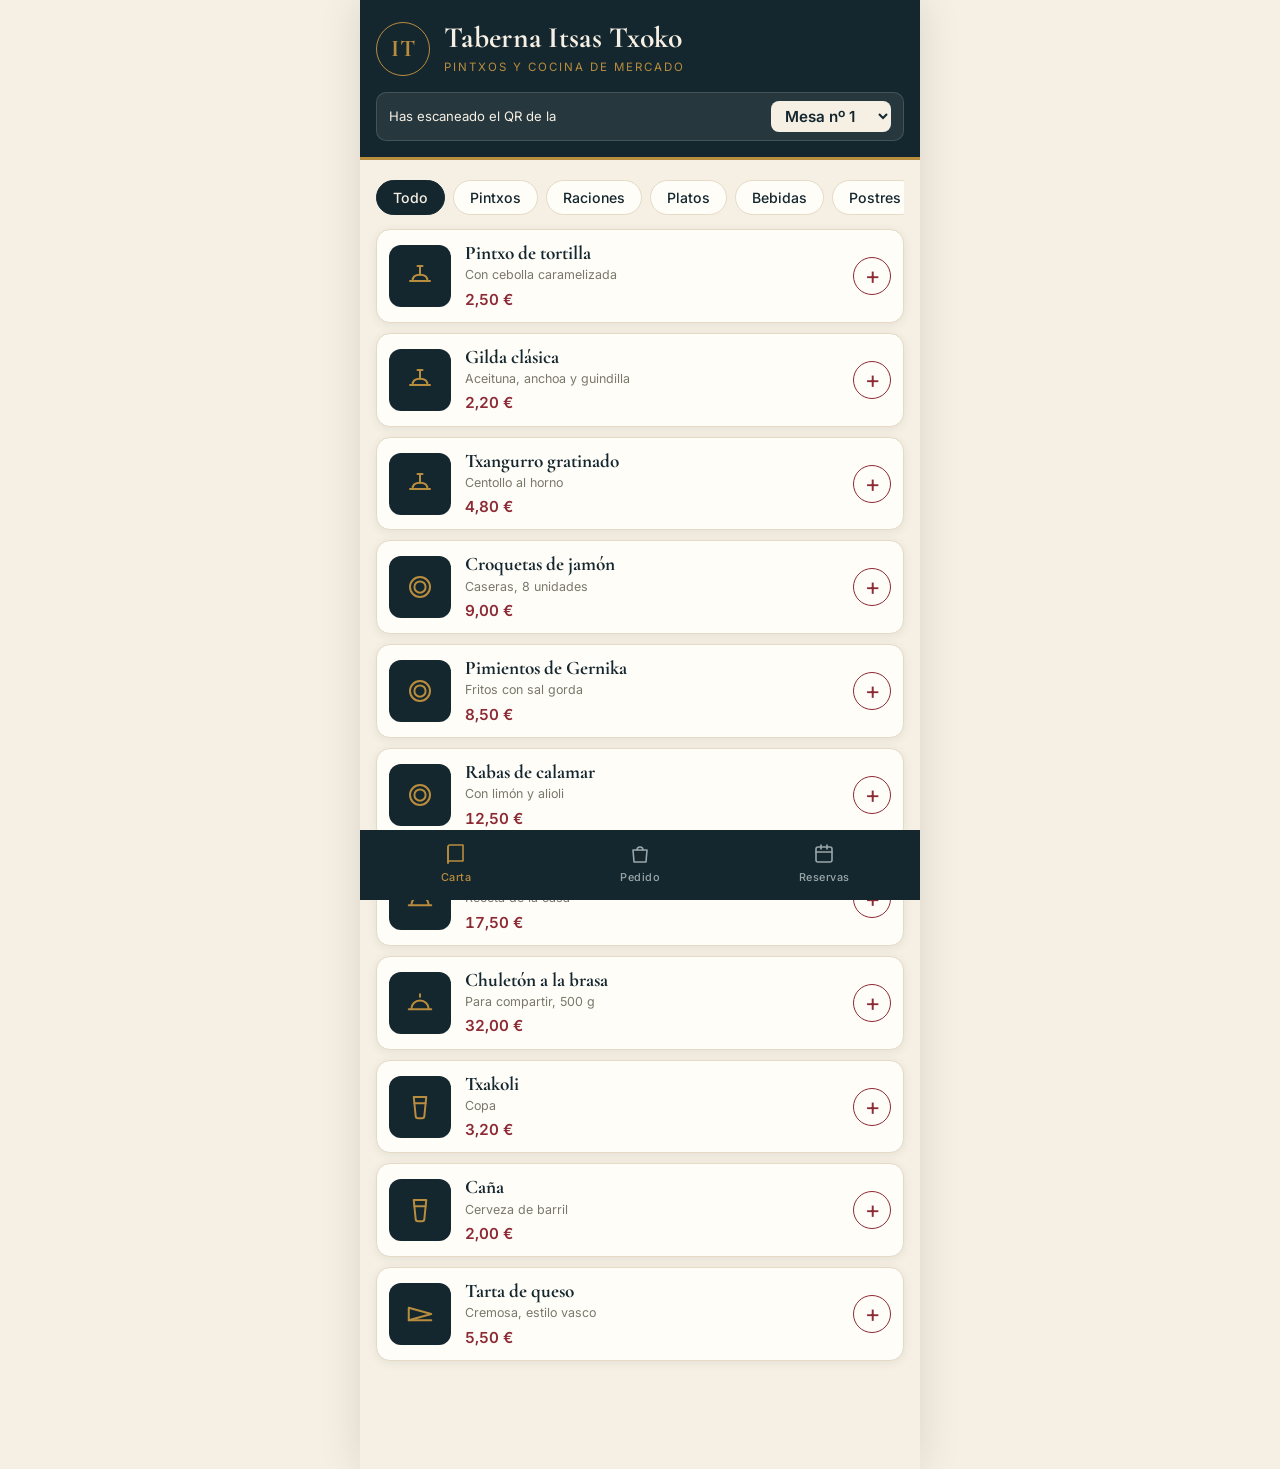
<file: index.html>
<!DOCTYPE html>
<html lang="es">
<head>
  <meta charset="UTF-8">
  <meta name="viewport" content="width=device-width, initial-scale=1">
  <title>Taberna Itsas Txoko · Carta, pedidos y reservas</title>
  <meta name="theme-color" content="#14262e">
  <!-- Tipografías de Google Fonts (opcional): si no hay internet, el navegador usa Georgia y la fuente del sistema -->
  <link rel="preconnect" href="https://fonts.googleapis.com">
  <link rel="preconnect" href="https://fonts.gstatic.com" crossorigin>
  <link href="https://fonts.googleapis.com/css2?family=Cormorant+Garamond:wght@600;700&family=Inter:wght@400;500;600;700&display=swap" rel="stylesheet">
  <link rel="stylesheet" href="style.css">
</head>
<body>

  <!-- Aviso para sala y cocina cuando abren su enlace DENTRO de otra app
       (WhatsApp, Instagram…). Por si ahí la sesión no se conserva bien,
       enseña los pasos para abrirlo en el navegador habitual. Se muestra
       solo en ese caso (lo decide app.js). -->
  <div id="aviso-navegador-app" class="aviso-navegador-app" hidden>
    Parece que has abierto esto desde otra aplicación (como WhatsApp). Si te pide la contraseña muy a menudo, prueba a abrirlo en tu navegador habitual: en el menú <strong>⋮</strong> de arriba suele estar <strong>«Abrir en el navegador»</strong> (en iPhone, el icono de Safari).<br>
    Ya en el navegador, con <strong>«Añadir a pantalla de inicio»</strong> tendrás un icono para entrar directo.
  </div>

  <!-- ===== 1. CABECERA: nombre del bar y selector de mesa (simula el QR) ===== -->
  <header class="cabecera">
    <div class="cabecera-titulo">
      <span class="cabecera-icono">IT</span>
      <div>
        <h1>Taberna Itsas Txoko</h1>
        <p class="cabecera-lema">Pintxos y cocina de mercado</p>
      </div>
    </div>
    <label class="selector-mesa">
      <span>Has escaneado el QR de la</span>
      <select id="selector-mesa"></select>
    </label>
    <button id="boton-cerrar-sesion" class="boton-cerrar-sesion" hidden>Cerrar sesión del personal</button>
  </header>

  <main>

    <!-- ===== 2. CARTA ===== -->
    <section id="seccion-carta" class="seccion activa">
      <div id="filtros-categoria" class="filtros"></div>
      <div id="lista-carta" class="lista-carta"></div>
    </section>

    <!-- ===== 3. PEDIDO ===== -->
    <section id="seccion-pedido" class="seccion">
      <h2>Tu pedido</h2>
      <div class="tipo-pedido">
        <button class="boton-tipo activo" data-tipo="mesa">En la mesa</button>
        <button class="boton-tipo" data-tipo="llevar">Para llevar</button>
      </div>
      <div id="lista-pedido"></div>
      <div class="total-caja">
        <span>Total</span>
        <strong id="total-pedido">0,00 €</strong>
      </div>
      <button id="boton-enviar" class="boton-principal">Enviar pedido a cocina</button>
      <p id="mensaje-pedido" class="mensaje" hidden></p>
    </section>

    <!-- ===== 4. RESERVAS ===== -->
    <section id="seccion-reservas" class="seccion">
      <h2>Reserva tu mesa</h2>
      <p class="ayuda">Sin llamadas: rellena los datos y el bar te confirma por teléfono.</p>
      <form id="formulario-reserva" class="formulario">
        <label>Nombre
          <input type="text" id="reserva-nombre" placeholder="Tu nombre" required>
        </label>
        <label>Teléfono
          <input type="tel" id="reserva-telefono" placeholder="600 123 456" inputmode="tel" required>
        </label>
        <label>Personas
          <select id="reserva-personas"></select>
        </label>
        <div class="fila-doble">
          <label>Día
            <input type="date" id="reserva-dia" required>
          </label>
          <label>Hora
            <select id="reserva-hora"></select>
          </label>
        </div>
        <button type="submit" id="boton-reservar" class="boton-principal">Reservar mesa</button>
      </form>
      <div id="confirmacion-reserva" class="confirmacion" hidden></div>
      <!-- Solo la vista de personal (?sala) muestra esta lista:
           los QR de las mesas abren la vista de cliente, sin ella. -->
      <div id="bloque-reservas-recibidas" hidden>
        <h3>Reservas recibidas</h3>
        <p class="ayuda">Zona del personal de sala: aquí llegan las reservas de los clientes, pendientes de aceptar.</p>
        <p class="turno-chip">Atendiendo como: <strong class="turno-nombre-actual">nadie todavía</strong> <button type="button" class="boton-enlace" data-seccion="turno">Cambiar</button></p>
        <div id="lista-reservas-sala"></div>
      </div>
    </section>

    <!-- ===== 5. COMANDAS DE SALA (vista del personal, ?sala) ===== -->
    <section id="seccion-comandas" class="seccion">
      <h2>Comandas</h2>
      <p class="ayuda">Las mesas en tiempo real: cuando cocina marca una comanda como lista, aquí aparece el aviso.</p>
      <p class="turno-chip">Anotando como: <strong class="turno-nombre-actual">nadie todavía</strong> <button type="button" class="boton-enlace" data-seccion="turno">Cambiar</button></p>
      <div id="lista-comandas-sala"></div>
    </section>

    <!-- ===== 6. COCINA (vista del personal) ===== -->
    <section id="seccion-cocina" class="seccion">
      <h2>Vista de cocina</h2>
      <p class="ayuda">Comandas en tiempo real, desde todos los móviles.</p>
      <div id="lista-cocina"></div>
      <button id="boton-borrar-demo" class="boton-secundario">Borrar datos de la demo</button>
    </section>

    <!-- ===== 6b. TURNO (solo vista de sala): cada camarero elige su nombre
         una vez, al preparar el dispositivo; sale en las comandas que anota
         y en las reservas que atiende. La app lo recuerda en este aparato. -->
    <section id="seccion-turno" class="seccion">
      <h2>Tu turno</h2>
      <p class="ayuda">Elige tu nombre una vez, al preparar el dispositivo: saldrá en las comandas que anotes y en las reservas que atiendas. Se recuerda en este aparato.</p>
      <form id="formulario-turno" class="formulario">
        <label>Tu nombre
          <input type="text" id="turno-nombre" list="turno-nombres" maxlength="40" placeholder="Ej.: Ane" autocomplete="off" required>
        </label>
        <datalist id="turno-nombres"></datalist>
        <button type="submit" class="boton-principal">Guardar nombre</button>
      </form>
      <p class="turno-actual">En este dispositivo anota: <strong class="turno-nombre-actual">nadie todavía</strong>.</p>
    </section>

  </main>

  <!-- ===== 7. ACCESO DEL PERSONAL (se muestra encima cuando hace falta) ===== -->
  <div id="acceso-personal" class="acceso-fondo" hidden>
    <form id="formulario-acceso" class="acceso-panel">
      <h2>Personal</h2>
      <p class="ayuda">Sala y cocina entran con su correo y contraseña una vez, al preparar el dispositivo. Si algo falla durante el servicio, la app lo reintenta sola sin pedir la contraseña. Los clientes no necesitan cuenta.</p>
      <label>Correo
        <input type="email" id="acceso-correo" autocomplete="username" required>
      </label>
      <label>Contraseña
        <input type="password" id="acceso-contrasena" autocomplete="current-password" required>
      </label>
      <p id="mensaje-acceso" class="mensaje-acceso" hidden></p>
      <button type="submit" id="boton-entrar" class="boton-principal">Entrar</button>
      <button type="button" id="boton-volver-acceso" class="boton-secundario">Volver a la carta</button>
    </form>
  </div>

  <!-- ===== 8. NAVEGACIÓN INFERIOR ===== -->
  <nav class="navegacion">
    <button class="boton-nav activo" data-seccion="carta"><svg viewBox="0 0 24 24" aria-hidden="true"><path d="M4 5a2 2 0 012-2h13v16H6a2 2 0 00-2 2z"/><path d="M4 21V5"/></svg>Carta</button>
    <button class="boton-nav" data-seccion="pedido"><svg viewBox="0 0 24 24" aria-hidden="true"><path d="M5 8h14l-1 12H6z"/><path d="M9 8a3 3 0 016 0"/></svg>Pedido<i id="contador-pedido" hidden>0</i></button>
    <button class="boton-nav" data-seccion="reservas"><svg viewBox="0 0 24 24" aria-hidden="true"><rect x="4" y="5" width="16" height="15" rx="2"/><path d="M4 10h16M9 3v4M15 3v4"/></svg>Reservas</button>
    <button class="boton-nav" data-seccion="comandas" hidden><svg viewBox="0 0 24 24" aria-hidden="true"><path d="M18 8a6 6 0 00-12 0c0 7-3 9-3 9h18s-3-2-3-9"/><path d="M13.7 21a2 2 0 01-3.4 0"/></svg>Comandas<i id="contador-comandas" hidden>0</i></button>
    <button class="boton-nav" data-seccion="turno" hidden><svg viewBox="0 0 24 24" aria-hidden="true"><path d="M12 12a4 4 0 100-8 4 4 0 000 8z"/><path d="M4 21c0-4 3.6-6 8-6s8 2 8 6"/></svg>Turno</button>
    <button class="boton-nav" data-seccion="cocina"><svg viewBox="0 0 24 24" aria-hidden="true"><path d="M7 14a4 4 0 01-1-7.8 4.5 4.5 0 018.6-1A4 4 0 0117 14v5H7z"/><path d="M7 17h10"/></svg>Cocina<i id="contador-cocina" hidden>0</i></button>
  </nav>

  <!-- config.js dice dónde se guardan los pedidos (nube o este navegador) -->
  <script src="config.js"></script>
  <script src="app.js"></script>
</body>
</html>
</file>
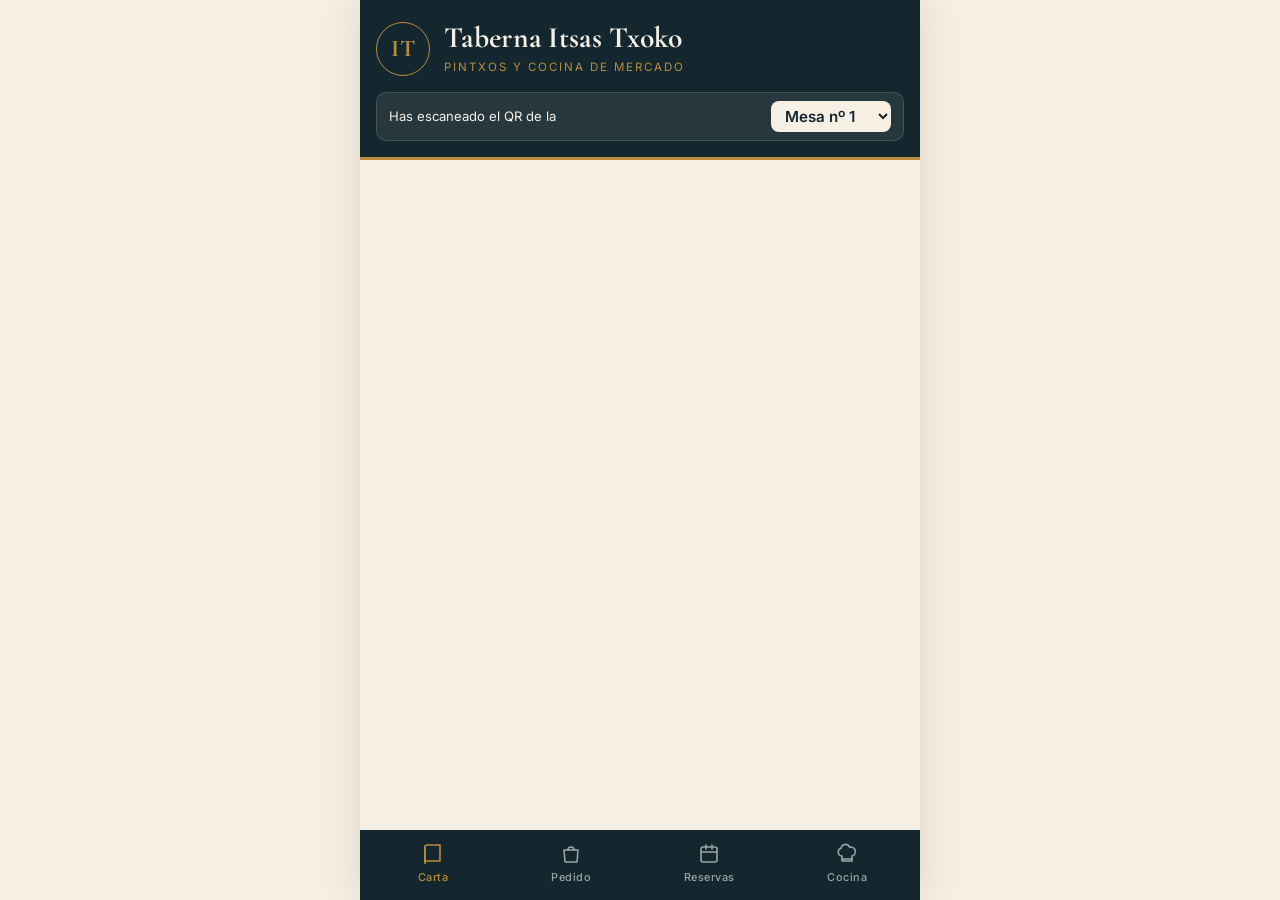
<file: 4-index.html>
<!DOCTYPE html>
<html lang="es">
<head>
  <meta charset="UTF-8">
  <meta name="viewport" content="width=device-width, initial-scale=1">
  <title>Taberna Itsas Txoko · Carta, pedidos y reservas</title>
  <meta name="theme-color" content="#14262e">
  <!-- Tipografías de Google Fonts (opcional): si no hay internet, el navegador usa Georgia y la fuente del sistema -->
  <link rel="preconnect" href="https://fonts.googleapis.com">
  <link rel="preconnect" href="https://fonts.gstatic.com" crossorigin>
  <link href="https://fonts.googleapis.com/css2?family=Cormorant+Garamond:wght@600;700&family=Inter:wght@400;500;600;700&display=swap" rel="stylesheet">
  <link rel="stylesheet" href="style.css">
</head>
<body>

  <!-- ===== 1. CABECERA: nombre del bar y selector de mesa (simula el QR) ===== -->
  <header class="cabecera">
    <div class="cabecera-titulo">
      <span class="cabecera-icono">IT</span>
      <div>
        <h1>Taberna Itsas Txoko</h1>
        <p class="cabecera-lema">Pintxos y cocina de mercado</p>
      </div>
    </div>
    <label class="selector-mesa">
      <span>Has escaneado el QR de la</span>
      <select id="selector-mesa"></select>
    </label>
  </header>

  <main>

    <!-- ===== 2. CARTA ===== -->
    <section id="seccion-carta" class="seccion activa">
      <div id="filtros-categoria" class="filtros"></div>
      <div id="lista-carta" class="lista-carta"></div>
    </section>

    <!-- ===== 3. PEDIDO ===== -->
    <section id="seccion-pedido" class="seccion">
      <h2>Tu pedido</h2>
      <div class="tipo-pedido">
        <button class="boton-tipo activo" data-tipo="mesa">En la mesa</button>
        <button class="boton-tipo" data-tipo="llevar">Para llevar</button>
      </div>
      <div id="lista-pedido"></div>
      <div class="total-caja">
        <span>Total</span>
        <strong id="total-pedido">0,00 €</strong>
      </div>
      <button id="boton-enviar" class="boton-principal">Enviar pedido a cocina</button>
      <p id="mensaje-pedido" class="mensaje" hidden></p>
    </section>

    <!-- ===== 4. RESERVAS ===== -->
    <section id="seccion-reservas" class="seccion">
      <h2>Reserva tu mesa</h2>
      <p class="ayuda">Sin llamadas: rellena los datos y listo.</p>
      <form id="formulario-reserva" class="formulario">
        <label>Nombre
          <input type="text" id="reserva-nombre" placeholder="Tu nombre" required>
        </label>
        <label>Personas
          <select id="reserva-personas"></select>
        </label>
        <div class="fila-doble">
          <label>Día
            <input type="date" id="reserva-dia" required>
          </label>
          <label>Hora
            <select id="reserva-hora"></select>
          </label>
        </div>
        <button type="submit" class="boton-principal">Reservar mesa</button>
      </form>
      <div id="confirmacion-reserva" class="confirmacion" hidden></div>
    </section>

    <!-- ===== 5. COCINA (vista del personal) ===== -->
    <section id="seccion-cocina" class="seccion">
      <h2>Vista de cocina</h2>
      <p class="ayuda">Pedidos entrantes en tiempo real (demo en este mismo móvil).</p>
      <div id="lista-cocina"></div>
      <h3>Reservas</h3>
      <div id="lista-reservas-cocina"></div>
      <button id="boton-borrar-demo" class="boton-secundario">Borrar datos de la demo</button>
    </section>

  </main>

  <!-- ===== 6. NAVEGACIÓN INFERIOR ===== -->
  <nav class="navegacion">
    <button class="boton-nav activo" data-seccion="carta"><svg viewBox="0 0 24 24" aria-hidden="true"><path d="M4 5a2 2 0 012-2h13v16H6a2 2 0 00-2 2z"/><path d="M4 21V5"/></svg>Carta</button>
    <button class="boton-nav" data-seccion="pedido"><svg viewBox="0 0 24 24" aria-hidden="true"><path d="M5 8h14l-1 12H6z"/><path d="M9 8a3 3 0 016 0"/></svg>Pedido<i id="contador-pedido" hidden>0</i></button>
    <button class="boton-nav" data-seccion="reservas"><svg viewBox="0 0 24 24" aria-hidden="true"><rect x="4" y="5" width="16" height="15" rx="2"/><path d="M4 10h16M9 3v4M15 3v4"/></svg>Reservas</button>
    <button class="boton-nav" data-seccion="cocina"><svg viewBox="0 0 24 24" aria-hidden="true"><path d="M7 14a4 4 0 01-1-7.8 4.5 4.5 0 018.6-1A4 4 0 0117 14v5H7z"/><path d="M7 17h10"/></svg>Cocina<i id="contador-cocina" hidden>0</i></button>
  </nav>

  <script src="app.js"></script>
</body>
</html>
</file>
<file: style.css>
/* =====================================================
   HOJA DE ESTILOS · Taberna Itsas Txoko (demo)
   ÍNDICE
   1. Colores, tipografías y variables
   2. Base
   3. Cabecera
   4. Carta
   5. Pedido
   6. Formularios y reservas
   7. Cocina
   8. Navegación inferior
   9. Pantallas grandes
   ===================================================== */

/* 1. COLORES, TIPOGRAFÍAS Y VARIABLES: cambia aquí el estilo de todo el bar */
:root {
  --color-fondo: #f6f0e4;       /* crema, como papel de carta */
  --color-tarjeta: #fffdf8;
  --color-principal: #14262e;   /* azul noche del Cantábrico */
  --color-acento: #8c2a35;      /* granate, tono de vino de Rioja */
  --color-dorado: #b98d3e;      /* dorado apagado */
  --color-texto: #26302f;
  --color-suave: #7b776b;
  --color-linea: #e4dac5;
  --color-ok: #3d7a5a;
  --radio: 14px;
  --sombra: 0 2px 10px rgba(20, 38, 46, .08);
  /* Si Google Fonts no carga, se usa Georgia / la fuente del sistema */
  --fuente-titulo: "Cormorant Garamond", Georgia, "Times New Roman", serif;
  --fuente-texto: "Inter", system-ui, -apple-system, "Segoe UI", Roboto, sans-serif;
}

/* 2. BASE */
* { box-sizing: border-box; margin: 0; padding: 0; }
[hidden] { display: none !important; } /* para que "hidden" siempre oculte */
body {
  font-family: var(--fuente-texto);
  background: var(--color-fondo);
  color: var(--color-texto);
  padding-bottom: 88px; /* hueco para la navegación inferior */
  max-width: 560px;
  margin: 0 auto;
  line-height: 1.4;
  -webkit-font-smoothing: antialiased;
}
button, select, input { font-family: inherit; }
main { padding: 20px 16px; }
h2 { font-family: var(--fuente-titulo); font-size: 2rem; font-weight: 700; color: var(--color-principal); margin-bottom: 4px; line-height: 1.1; }
h3 { font-family: var(--fuente-titulo); font-size: 1.5rem; color: var(--color-principal); margin: 26px 0 10px; }
.ayuda { color: var(--color-suave); font-size: .9rem; margin-bottom: 16px; }
.seccion { display: none; }
.seccion.activa { display: block; animation: aparecer .3s ease; }
@keyframes aparecer { from { opacity: 0; transform: translateY(6px); } to { opacity: 1; transform: none; } }

/* 3. CABECERA */
.cabecera {
  background: var(--color-principal);
  color: #f6f0e4;
  padding: 22px 16px 16px;
  border-bottom: 3px solid var(--color-dorado);
}
.cabecera-titulo { display: flex; align-items: center; gap: 14px; }
.cabecera-icono {
  font-family: var(--fuente-titulo); font-size: 1.5rem; font-weight: 700; letter-spacing: 1px;
  color: var(--color-dorado); border: 1.5px solid var(--color-dorado);
  width: 54px; height: 54px; border-radius: 50%;
  display: grid; place-items: center; flex-shrink: 0;
}
.cabecera h1 { font-family: var(--fuente-titulo); font-size: 1.85rem; font-weight: 700; line-height: 1; letter-spacing: .3px; }
.cabecera-lema { font-size: .72rem; letter-spacing: 2px; text-transform: uppercase; color: var(--color-dorado); margin-top: 6px; }
.selector-mesa {
  display: flex; align-items: center; justify-content: space-between;
  margin-top: 16px; background: rgba(255,255,255,.08); border: 1px solid rgba(255,255,255,.14);
  padding: 8px 12px; border-radius: 10px; font-size: .82rem;
}
.selector-mesa select {
  font-size: .95rem; font-weight: 600; padding: 5px 10px;
  border-radius: 8px; border: none; background: var(--color-fondo); color: var(--color-principal);
}

/* 4. CARTA */
.filtros { display: flex; gap: 8px; overflow-x: auto; padding-bottom: 14px; scrollbar-width: none; }
.filtros::-webkit-scrollbar { display: none; }
.filtro {
  border: 1px solid var(--color-linea); background: var(--color-tarjeta);
  color: var(--color-principal); padding: 8px 16px; border-radius: 99px;
  font-weight: 500; white-space: nowrap; font-size: .88rem;
}
.filtro.activo { background: var(--color-principal); border-color: var(--color-principal); color: #f6f0e4; }
.lista-carta { display: grid; gap: 10px; }
.plato {
  display: flex; align-items: center; gap: 14px;
  background: var(--color-tarjeta); padding: 12px;
  border-radius: var(--radio); box-shadow: var(--sombra); border: 1px solid var(--color-linea);
}
.plato-foto {
  width: 62px; height: 62px; flex-shrink: 0; display: grid; place-items: center;
  border-radius: 12px; background: var(--color-principal);
}
.plato-foto svg, .boton-nav svg {
  fill: none; stroke: currentColor; stroke-width: 1.6; stroke-linecap: round; stroke-linejoin: round;
}
.plato-foto svg { width: 30px; height: 30px; color: var(--color-dorado); }
.plato-info { flex: 1; }
.plato-nombre { font-family: var(--fuente-titulo); font-weight: 700; font-size: 1.2rem; line-height: 1.15; color: var(--color-principal); }
.plato-descripcion { font-size: .78rem; color: var(--color-suave); margin: 2px 0 5px; }
.plato-precio { font-weight: 600; font-size: .95rem; color: var(--color-acento); font-variant-numeric: tabular-nums; }
.boton-anadir {
  width: 38px; height: 38px; border-radius: 50%; border: 1.5px solid var(--color-acento);
  background: transparent; color: var(--color-acento); font-size: 1.5rem; line-height: 1;
  transition: background .15s, color .15s;
}
.boton-anadir:active { background: var(--color-acento); color: #fff; transform: scale(.94); }

/* 5. PEDIDO */
.tipo-pedido { display: flex; gap: 8px; margin: 14px 0 16px; }
.boton-tipo {
  flex: 1; padding: 11px; border-radius: 10px; font-weight: 500; font-size: .92rem;
  border: 1px solid var(--color-linea); background: var(--color-tarjeta); color: var(--color-texto);
}
.boton-tipo.activo { border-color: var(--color-principal); background: var(--color-principal); color: #f6f0e4; }
.linea-pedido {
  display: flex; align-items: center; gap: 10px; background: var(--color-tarjeta);
  padding: 12px; border-radius: 12px; margin-bottom: 8px; border: 1px solid var(--color-linea);
}
.linea-nombre { flex: 1; font-family: var(--fuente-titulo); font-weight: 700; font-size: 1.15rem; line-height: 1.15; color: var(--color-principal); }
.linea-nombre small { display: block; font-family: var(--fuente-texto); color: var(--color-suave); font-weight: 400; font-size: .75rem; margin-top: 2px; }
.cantidad { display: flex; align-items: center; gap: 10px; font-weight: 600; }
.cantidad button {
  width: 30px; height: 30px; border-radius: 50%; border: 1px solid var(--color-principal);
  background: transparent; color: var(--color-principal); font-weight: 600; font-size: 1rem;
}
.boton-quitar { border: none; background: none; color: var(--color-suave); font-size: .75rem; text-decoration: underline; }
.total-caja {
  display: flex; justify-content: space-between; align-items: baseline;
  margin: 18px 0; padding: 16px 4px 0; border-top: 1px solid var(--color-linea);
  font-family: var(--fuente-titulo); font-size: 1.5rem; color: var(--color-principal);
}
.total-caja strong { font-size: 2rem; color: var(--color-acento); font-variant-numeric: tabular-nums; }
.vacio { text-align: center; color: var(--color-suave); padding: 30px 10px; font-size: .95rem; }
.boton-principal {
  width: 100%; padding: 15px; border: none; border-radius: 12px;
  background: var(--color-acento); color: #fff; font-size: 1rem; font-weight: 600; letter-spacing: .3px;
  box-shadow: 0 6px 14px rgba(140,42,53,.25);
}
.boton-principal:active { transform: scale(.99); }
.boton-secundario {
  margin-top: 26px; width: 100%; padding: 12px; border-radius: 12px; font-size: .9rem;
  border: 1px solid var(--color-linea); background: transparent; color: var(--color-suave); font-weight: 500;
}
.mensaje, .confirmacion {
  margin-top: 16px; padding: 14px; border-radius: 12px; font-size: .92rem;
  background: #e6f0e9; color: #2c5d43; text-align: center; border: 1px solid #c9dfd0;
}

/* 6. FORMULARIOS Y RESERVAS */
.formulario { display: grid; gap: 14px; }
.formulario label { display: grid; gap: 6px; font-weight: 600; font-size: .8rem; letter-spacing: .5px; text-transform: uppercase; color: var(--color-principal); }
.formulario input, .formulario select {
  padding: 13px; font-size: 1rem; border-radius: 10px; text-transform: none; letter-spacing: 0;
  border: 1px solid var(--color-linea); background: var(--color-tarjeta); width: 100%; color: var(--color-texto);
}
.formulario input:focus, .formulario select:focus { outline: 2px solid var(--color-dorado); outline-offset: 1px; }
.fila-doble { display: grid; grid-template-columns: 1fr 1fr; gap: 10px; }

/* 7. COCINA */
.ticket {
  background: var(--color-tarjeta); border-radius: var(--radio); padding: 14px; margin-bottom: 12px;
  border: 1px solid var(--color-linea); border-left: 5px solid var(--color-dorado); box-shadow: var(--sombra);
}
.ticket.servido { border-left-color: var(--color-ok); opacity: .65; }
.ticket-cabecera { display: flex; justify-content: space-between; align-items: center; margin-bottom: 8px; }
.ticket-mesa { font-family: var(--fuente-titulo); font-weight: 700; font-size: 1.4rem; color: var(--color-principal); }
.ticket-hora { color: var(--color-suave); font-size: .8rem; }
.ticket ul { list-style: none; margin-bottom: 12px; }
.ticket li { padding: 4px 0; border-bottom: 1px dashed var(--color-linea); font-size: .95rem; }
.boton-servido {
  width: 100%; padding: 11px; border: none; border-radius: 10px;
  background: var(--color-ok); color: #fff; font-weight: 600;
}
.texto-servido { color: var(--color-ok); }
.texto-listo { color: var(--color-ok); display: block; margin-top: 6px; font-size: .82rem; }
.texto-encocina { color: var(--color-suave); font-size: .85rem; }
.etiqueta-llevar {
  background: var(--color-acento); color: #fff; font-family: var(--fuente-texto);
  font-size: .62rem; letter-spacing: 1px; padding: 3px 8px; border-radius: 99px; margin-left: 8px; vertical-align: middle;
}
.reserva-tarjeta { background: var(--color-tarjeta); padding: 12px 14px; border-radius: 12px; margin-bottom: 8px; border: 1px solid var(--color-linea); font-size: .92rem; }

/* 8. NAVEGACIÓN INFERIOR */
.navegacion {
  position: fixed; bottom: 0; left: 0; right: 0; max-width: 560px; margin: 0 auto;
  display: flex; background: var(--color-principal); padding: 8px 4px 12px;
}
.boton-nav {
  flex: 1; border: none; background: none; display: flex; flex-direction: column;
  align-items: center; gap: 4px; font-size: .68rem; letter-spacing: .5px; color: #9aa7a9;
  font-weight: 500; position: relative; padding: 4px 0;
}
.boton-nav svg { width: 24px; height: 24px; }
.boton-nav.activo { color: var(--color-dorado); }
.boton-nav i {
  position: absolute; top: -2px; right: 24%; background: var(--color-acento); color: #fff;
  font-style: normal; font-size: .65rem; font-weight: 600; min-width: 17px; height: 17px; border-radius: 99px;
  display: grid; place-items: center; padding: 0 4px;
}

/* 8b. VISTAS SEPARADAS: sala y cocina
   - En sala, app.js oculta la pestaña de cocina con "hidden".
   - En cocina (?cocina) solo se ven las comandas: ni selector de mesa
     ni barra de navegación. */
.vista-cocina .selector-mesa { display: none; }
.vista-cocina .navegacion { display: none; }
.vista-cocina { padding-bottom: 24px; }

/* 9. PANTALLAS GRANDES (ordenador): solo centramos la app */
@media (min-width: 600px) {
  body { box-shadow: 0 0 40px rgba(0,0,0,.12); min-height: 100vh; }
}

/* 10. NOVEDADES: acceso del personal, cola de trabajo, notas y reservas */

/* Botones desactivados mientras se envía (o sin horas libres) */
.boton-principal:disabled {
  opacity: .6;
  box-shadow: none;
  cursor: wait;
}

/* Nota por plato, dentro de cada línea del pedido */
.linea-pedido { flex-wrap: wrap; }
.nota-plato {
  flex-basis: 100%;
  margin-top: 6px;
  padding: 9px 11px;
  font-size: .9rem;
  border-radius: 8px;
  border: 1px dashed var(--color-linea);
  background: #fbf7ec;
  color: var(--color-texto);
}
.nota-plato:focus { outline: 2px solid var(--color-dorado); outline-offset: 1px; }

/* La nota llega a cocina y sala destacada en el ticket */
.ticket-nota {
  display: block;
  margin-top: 2px;
  font-size: .82rem;
  color: var(--color-acento);
  font-style: italic;
}

/* Tiempos de espera en la cola: en rojo cuando lleva 15 min o más */
.ticket-hora b { font-weight: 600; color: var(--color-suave); }
.ticket-hora b.espera-tarde { color: var(--color-acento); }

/* Separadores de la cola (En preparación / Listas para servir) */
.titulo-cola {
  font-family: var(--fuente-texto);
  font-size: .8rem;
  font-weight: 600;
  letter-spacing: 1px;
  text-transform: uppercase;
  color: var(--color-suave);
  margin: 18px 2px 10px;
}

/* Historial plegado (servidas, reservas resueltas) */
.historial { margin-top: 18px; }
.historial summary {
  cursor: pointer;
  font-size: .85rem;
  font-weight: 600;
  color: var(--color-suave);
  padding: 8px 2px;
}
.historial[open] summary { margin-bottom: 10px; }

/* Reservas: acciones de sala y estado */
.reserva-acciones { display: flex; gap: 8px; margin-top: 10px; }
.reserva-acciones button {
  flex: 1; padding: 9px; border: none; border-radius: 9px; font-weight: 600; font-size: .88rem;
}
.boton-aceptar { background: var(--color-ok); color: #fff; }
.boton-rechazar { background: transparent; color: var(--color-acento); border: 1px solid var(--color-acento) !important; }
.reserva-estado { margin-top: 8px; font-size: .82rem; font-weight: 600; }
.reserva-estado.ok { color: var(--color-ok); }
.reserva-estado.mal { color: var(--color-acento); }

/* Nombre del camarero: en la comanda y en el apartado Turno */
.ticket-camarero {
  margin-top: 6px;
  font-size: .8rem;
  color: var(--color-suave);
  font-style: italic;
}
.turno-chip {
  font-size: .85rem;
  color: var(--color-suave);
  margin: 4px 0 12px;
}
.turno-chip strong { color: var(--color-principal); }
.turno-actual { margin-top: 14px; font-size: .9rem; color: var(--color-suave); }
.turno-actual strong { color: var(--color-principal); }
.boton-enlace {
  background: none;
  border: none;
  padding: 0;
  font: inherit;
  color: var(--color-acento);
  text-decoration: underline;
  cursor: pointer;
}

/* Aviso verde breve (confirmaciones del personal), gemelo de #aviso-error */
#aviso-ok {
  position: fixed;
  left: 16px; right: 16px; bottom: 96px;
  max-width: 528px;
  margin: 0 auto;
  z-index: 60;
  background: var(--color-ok);
  color: #fff;
  padding: 12px 16px;
  border-radius: 12px;
  font-size: .9rem;
  text-align: center;
  box-shadow: 0 6px 18px rgba(0,0,0,.25);
}
.reserva-rechazada { opacity: .6; }

/* Panel de acceso del personal, a pantalla completa por encima */
.acceso-fondo {
  position: fixed;
  inset: 0;
  z-index: 50;
  background: var(--color-fondo);
  display: grid;
  place-items: center;
  padding: 20px;
}
.acceso-panel {
  width: 100%;
  max-width: 400px;
  background: var(--color-tarjeta);
  border: 1px solid var(--color-linea);
  border-radius: var(--radio);
  box-shadow: var(--sombra);
  padding: 24px 20px;
  display: grid;
  gap: 14px;
}
.acceso-panel label {
  display: grid; gap: 6px;
  font-weight: 600; font-size: .8rem; letter-spacing: .5px;
  text-transform: uppercase; color: var(--color-principal);
}
.acceso-panel input {
  padding: 13px; font-size: 1rem; border-radius: 10px;
  text-transform: none; letter-spacing: 0;
  border: 1px solid var(--color-linea); background: #fff; width: 100%;
}
.mensaje-acceso {
  margin: 0; padding: 12px; border-radius: 10px; font-size: .9rem; text-align: center;
  background: #fde6e1; color: #a3321c; border: 1px solid #f0c4ba;
}

/* Cerrar sesión, en la cabecera (solo lo ve el personal) */
.boton-cerrar-sesion {
  margin-top: 12px;
  width: 100%;
  padding: 8px;
  border-radius: 10px;
  border: 1px solid rgba(255,255,255,.25);
  background: transparent;
  color: #cbd6d8;
  font-size: .8rem;
}

/* Aviso cuando la página se abre dentro del navegador de otra app
   (WhatsApp, Instagram…): ese navegador no guarda la sesión */
.aviso-navegador-app {
  position: sticky;
  top: 0;
  z-index: 70;
  background: var(--color-dorado);
  color: #fff;
  padding: 12px 16px;
  font-size: .9rem;
  line-height: 1.45;
  text-align: center;
}

/* Aviso de error flotante (fallos de conexión del personal) */
#aviso-error {
  position: fixed;
  left: 16px; right: 16px; bottom: 96px;
  max-width: 528px;
  margin: 0 auto;
  z-index: 60;
  background: #a3321c;
  color: #fff;
  padding: 12px 16px;
  border-radius: 12px;
  font-size: .9rem;
  text-align: center;
  box-shadow: 0 6px 18px rgba(0,0,0,.25);
}
</file>
